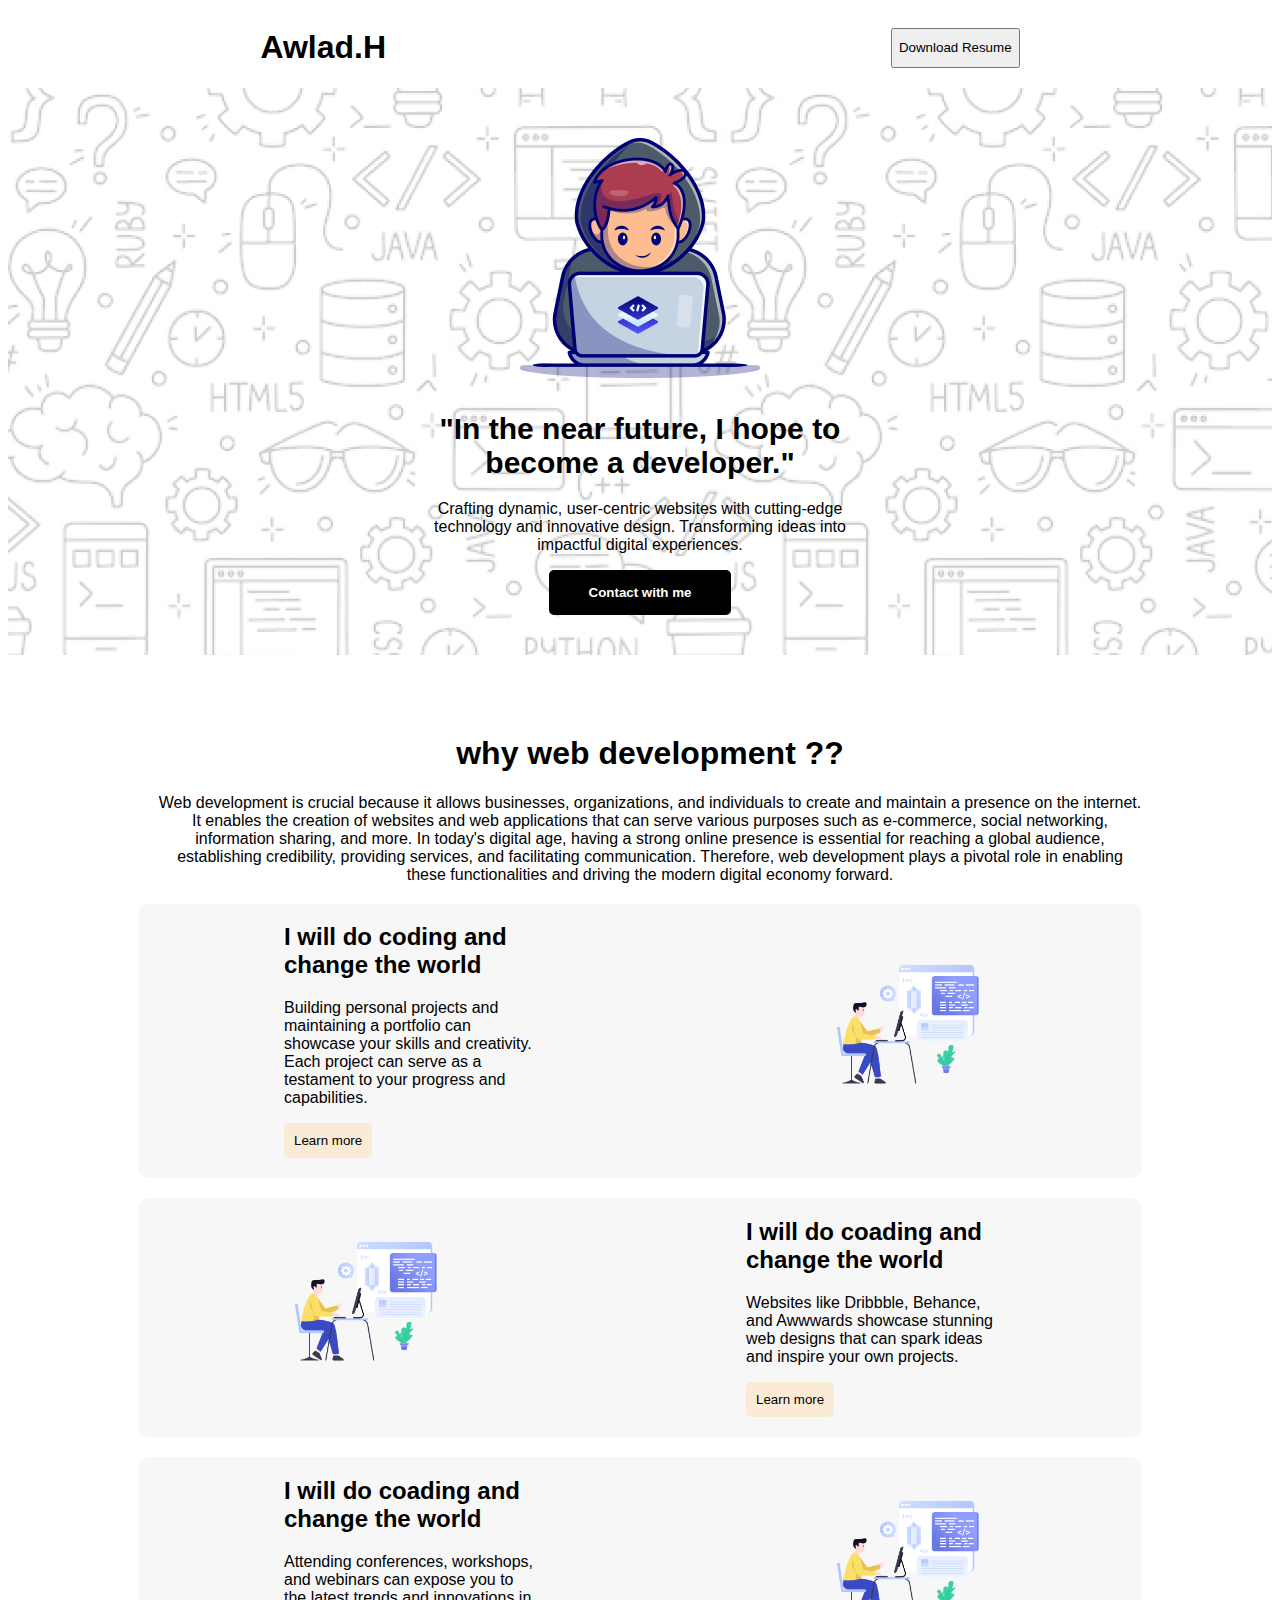
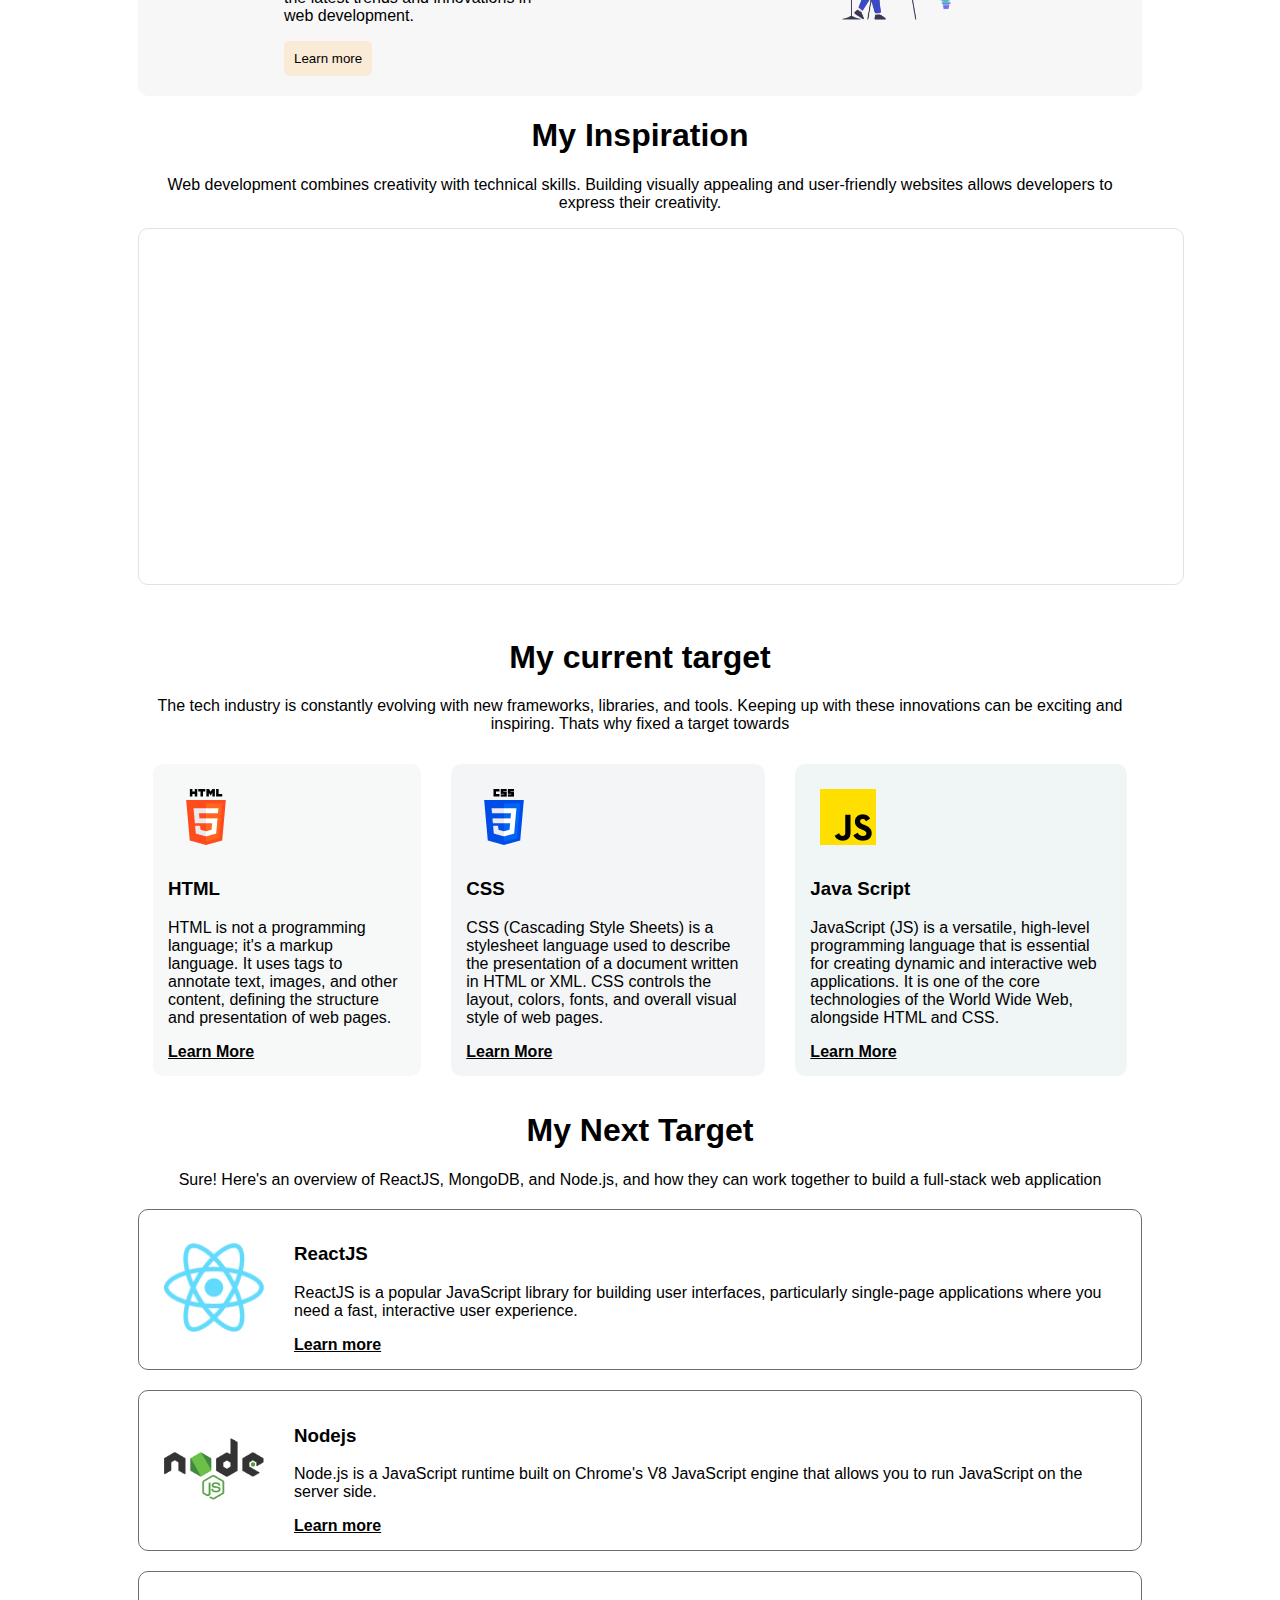
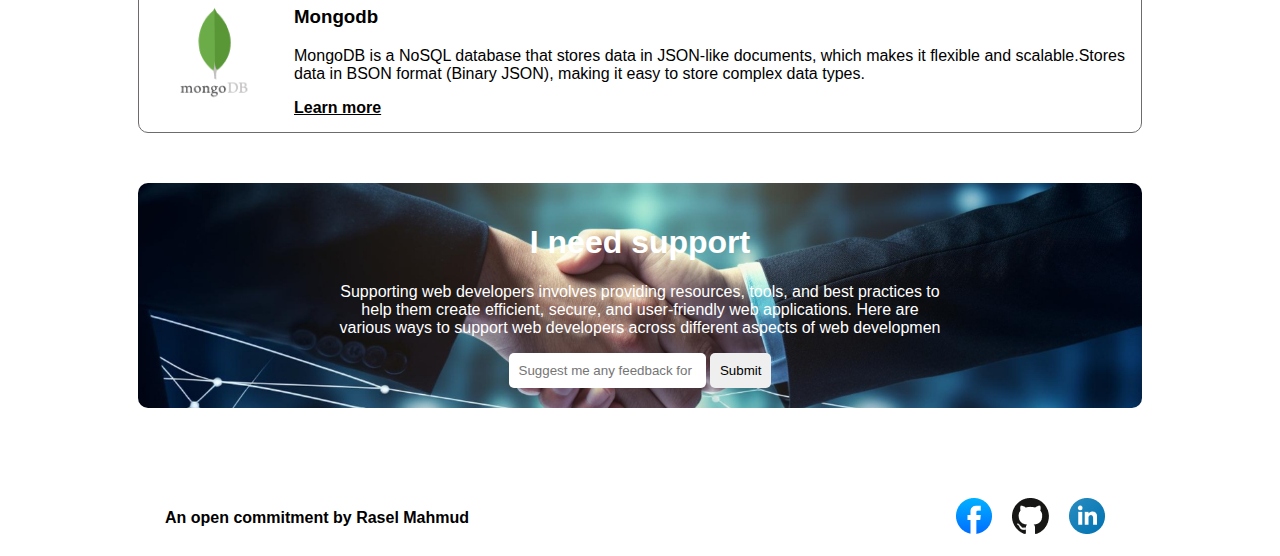
<file: index.html>
<!DOCTYPE html>
<html lang="en">
<head>
    <meta charset="UTF-8">
    <meta name="viewport" content="width=device-width, initial-scale=1.0">
    <title>Document</title>
    <link rel="stylesheet" href="style/style.css">
</head>
<body class="font">
    <header>
        <nav>
            <h1>Awlad.H</h1> 
            <button>Download Resume</button>               
        </nav>
        <section>            
            <div class="description">  
                <img src="./assets/Group.png" alt="">              
                <h1 class="head">"In the near future, I hope to become a developer."</h1>
                <p>Crafting dynamic, user-centric websites with cutting-edge technology and innovative design. Transforming ideas into impactful digital experiences.</p>
                <button class="btn"><a class="btn" href="style/support.html">Contact with me</a></button>
            </div>
        </section>
    </header>
    <main>        
        <section class="descriptions">
            <div class="des1">
                <h1>why web development ??</h1>
                <p>Web development is crucial because it allows businesses, organizations, and individuals to create and maintain a presence on the internet. It enables the creation of websites and web applications that can serve various purposes such as e-commerce, social networking, information sharing, and more. In today's digital age, having a strong online presence is essential for reaching a global audience, establishing credibility, providing services, and facilitating communication. Therefore, web development plays a pivotal role in enabling these functionalities and driving the modern digital economy forward.</p>
            </div>
            <div class="des2">
                <div class="des21">
                    <h2>I will do coding and change the world</h2>
                    <p> Building personal projects and maintaining a portfolio can showcase your skills and creativity. Each project can serve as a testament to your progress and capabilities.</p>
                    <button class="btn-2">Learn more</button>
                </div>
                <div><img src="./assets/Layer_1.png" alt="" width="150px"></div>
            </div>
            <div class="des3">
                <div><img src="./assets/Layer_1.png" alt="" width="150px"></div>
                <div class="des21">
                    <h2>I will do coading and change the world</h2>
                    <p>Websites like Dribbble, Behance, and Awwwards showcase stunning web designs that can spark ideas and inspire your own projects.</p>
                    <button class="btn-2">Learn more</button>
                </div>
            </div>
            <div class="des4">
                <div class="des21">
                    <h2>I will do coading and change the world</h2>
                    <p> Attending conferences, workshops, and webinars can expose you to the latest trends and innovations in web development.</p>
                    <button class="btn-2">Learn more</button>
                </div>
                <div><img src="./assets/Layer_1.png" alt="" width="150px"></div>
            </div>
            </div>
        </section>
        <section class="video">
            <div class="video2">
                <h1>My Inspiration</h1>
            <p>Web development combines creativity with technical skills. Building visually appealing and user-friendly websites allows developers to express their creativity.</p>
            <iframe id="vdo" width="100%" height="315" src="https://www.youtube.com/embed/FqcYmr5leJI?si=c7755pNjecI-JSr0" title="YouTube video player" frameborder="0" allow="accelerometer; autoplay; clipboard-write; encrypted-media; gyroscope; picture-in-picture; web-share" referrerpolicy="strict-origin-when-cross-origin" allowfullscreen></iframe>
            </div>

        </section>
        <section  class="skills">
            <div  class="skill1">
                <h1>My current target</h1>
                <p>The tech industry is constantly evolving with new frameworks, libraries, and tools. Keeping up with these innovations can be exciting and inspiring. Thats why fixed a target towards</p>
            </div>
            <div class="main-skills">
                <div class="skill2">
                    <img src="./assets/html.png" alt="">
                    <h3>HTML</h3>
                    <p>HTML is not a programming language; it's a markup language. It uses tags to annotate text, images, and other content, defining the structure and presentation of web pages.</p>
                    <a href="">Learn More</a>
                </div>
                <div class="skill3">
                    <img src="./assets/css.png" alt="">
                    <h3>CSS</h3>
                    <p> CSS (Cascading Style Sheets) is a stylesheet language used to describe the presentation of a document written in HTML or XML. CSS controls the layout, colors, fonts, and overall visual style of web pages. </p>
                    <a href="">Learn More</a>
                </div>
                <div class="skill4">
                    <img src="./assets/js.png" alt="">
                    <h3>Java Script</h3>
                    <p>JavaScript (JS) is a versatile, high-level programming language that is essential for creating dynamic and interactive web applications. It is one of the core technologies of the World Wide Web, alongside HTML and CSS.</p>
                    <a href="">Learn More</a>
                </div>
            </div>
        </section>
        <section class="target">
            <div class="tar1">
                <h1>My Next Target</h1>
                <p>Sure! Here's an overview of ReactJS, MongoDB, and Node.js, and how they can work together to build a full-stack web application</p>
            </div>
            <div class="tar-1">
                <div><img src="./assets/react.png" alt="" width="100px"></div>
                <div class="des1">
                    <h3>ReactJS</h3>
                    <p>ReactJS is a popular JavaScript library for building user interfaces, particularly single-page applications where you need a fast, interactive user experience.</p>
                    <a href="">Learn more</a>
                </div>
            </div>
            <div class="tar-2">
                <div><img src="./assets/nodejs.png" alt="" width="100px"></div>
                <div class="des1">
                    <h3>Nodejs</h3>
                    <p>Node.js is a JavaScript runtime built on Chrome's V8 JavaScript engine that allows you to run JavaScript on the server side.</p>
                    <a href="">Learn more</a>
                </div>
            </div>
            <div class="tar-3">
                <div><img  src="./assets/mongodb.png" alt="" width="100px"></div>
                <div class="des1">
                    <h3>Mongodb</h3>
                    <p>MongoDB is a NoSQL database that stores data in JSON-like documents, which makes it flexible and scalable.Stores data in BSON format (Binary JSON), making it easy to store complex data types.</p>
                    <a href="">Learn more</a>
                </div>
            </div>
        </section>
        <section class="support-items">
            <h1>I need support</h1>
            <p class="support-des">Supporting web developers involves providing resources, tools, and best practices to help them create efficient, secure, and user-friendly web applications. Here are various ways to support web developers across different aspects of web developmen</p>
            <input class="support-text" type="text" placeholder="Suggest me any feedback for me">
            <input class="support-submit" type="submit">
        </section>
    </main>
    <footer class="footer">
        <section class="footer-icons">
            <p>An open commitment by Rasel Mahmud</p>
            <div class="icons"><img src="./assets/facebook.png" alt=""><img src="./assets/github.png" alt=""><img src="./assets/linkedin-icon 1.png" alt=""></div>
        </section>
    </footer>
</body>
</html>
</file>
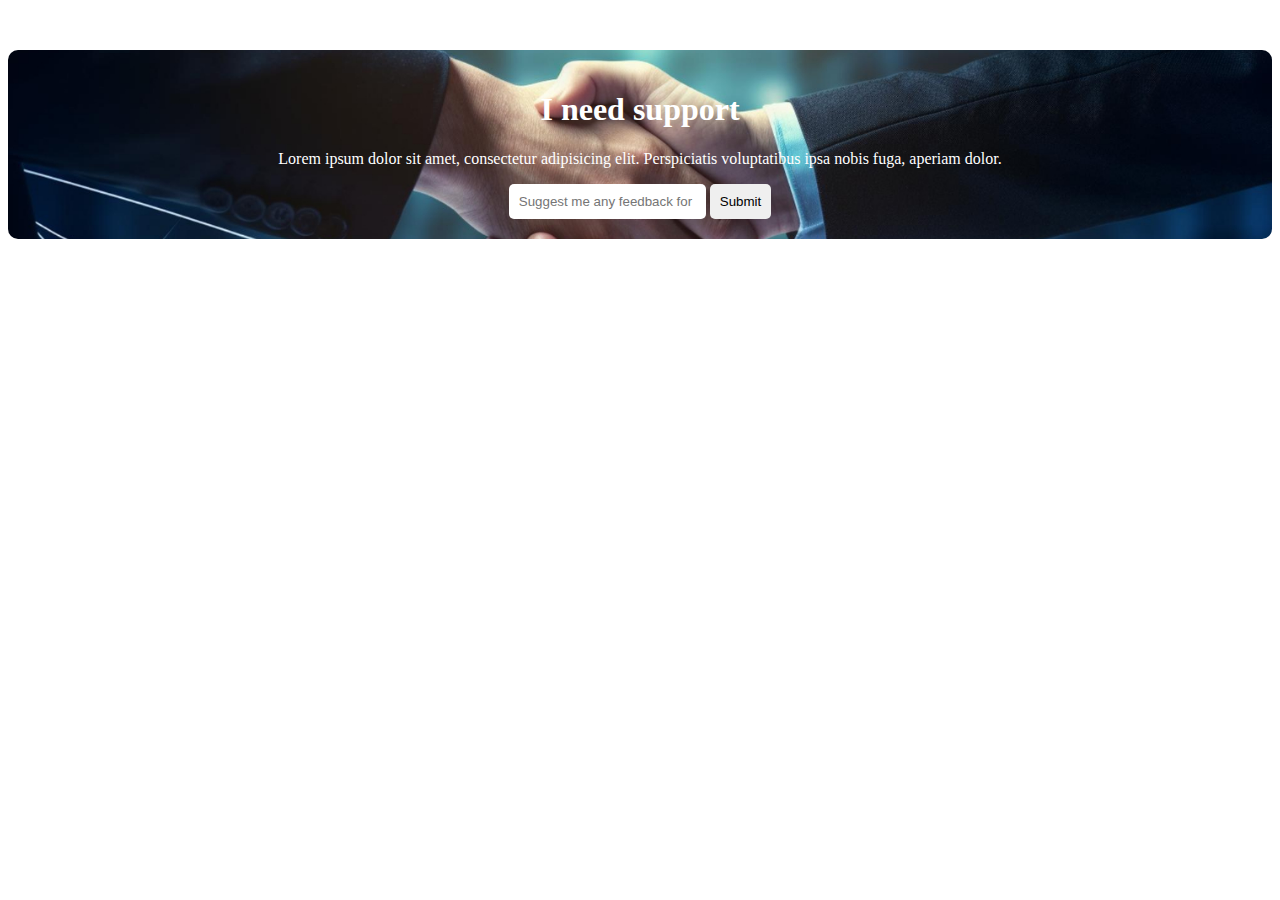
<file: style/support.html>
<!DOCTYPE html>
<html lang="en">
<head>
    <meta charset="UTF-8">
    <meta name="viewport" content="width=device-width, initial-scale=1.0">
    <title>Document</title>
    <link rel="stylesheet" href="style.css">
</head>
<body>
    <section class="support-items">
        <h1>I need support</h1>
        <p class="support-des">Lorem ipsum dolor sit amet, consectetur adipisicing elit. Perspiciatis voluptatibus ipsa nobis fuga, aperiam dolor.</p>
        <input class="support-text" type="text" placeholder="Suggest me any feedback for me">
        <input class="support-submit" type="submit">
    </section>
</body>
</html>
</file>
<file: style/style.css>
.font{font-family: Arial, Helvetica, sans-serif;}
nav{
    display: flex;
    justify-content: space-around;
    align-items: center;
}
nav > button{
    height: 40px;
    cursor: pointer;
}
header > section{
    background-image: url(../assets/Hero-bg.png);
    padding: 40px;
}
.description{
    width: 40%;
    justify-content: center;
    text-align: center;
    margin: auto;
}
.head{
    font-size: 30px;
    font-weight: 800;    
}
.btn{
    padding: 15px 20px;
    background-color: black;
    color: white;
    font-weight: bold;
    border-radius: 5px;
    border: none;
    cursor: pointer;
    text-decoration: none;
}
main{
    margin: 80px 130px;
    background-color: rgb(255, 255, 255);
    border-radius: 5px;
}
.descriptions .video {
    padding: 100px;
    
}
.descriptions .des1{
    text-align: center;
}
.des2, .des3, .des4{
    display: flex;
    align-items: center;
    background-color: rgb(247, 247, 248);
    border-radius: 10px;
    justify-content: space-around;   
    margin-top: 20px;
    padding-bottom: 20px;

}
.des21{
    width: 250px;
}
.btn-2{
    padding: 10px;
    border: none;
    border-radius: 5px;
    background-color: antiquewhite;
    cursor: pointer;
}
#vdo{
    border: 1px solid rgb(225, 225, 231);
    border-radius: 10px;
    padding: 20px;
    
}
.video2{
    text-align: center;
}
/* my skills start */

.skills{
    margin-top: 50px;
}
.skill1{
    text-align: center;
}
.main-skills{
    display: flex;
}
.skill2,.skill3,.skill4{
    margin: 15px;
    padding: 15px;
    border-radius: 10px;
    text-align: left;
}
.skill2{
    background-color: rgb(247, 249, 249);
}
.skill3{
    background-color: rgb(243, 245, 246);

}
.skill4{
    background-color: rgb(240, 245, 245);
  
}
/* my skills end */


/* my next skills start */

.tar1{
    text-align: center;
}
.tar-1, .tar-2, .tar-3{
    display: flex;
    justify-content: center;
    align-items: center;
    border: 1px solid rgb(109, 107, 107);
    border-radius: 10px;
    padding: 15px;
    margin-top: 20px;

}
.des1{
    padding-left: 20px;
}
a{
    color: black;
    font-weight: 800;
}
/* my next skills end */
/* my support start */

.support-items{
    background-image: url(../assets/handshake.jpg);
    background-repeat: no-repeat;
    background-position: center;
    background-size: cover;
    text-align: center;
    justify-content: center;
    padding: 20px 200px;
    color: white;
    margin-top: 50px;
    border-radius: 10px;
}
.support-text, .support-submit{
    padding: 10px;
    border-radius: 5px;
    border-style: none;
}/* my support start */
/* my footer start */

.footer{
    max-width: 950px;
    margin: 0 auto;
}
.footer-icons{
    display: flex;
    align-items: center;
    justify-content: space-between;
}
img{
    padding: 10px;
    cursor: pointer;
}
.footer-icons > p{
    font-weight: 700;
}
/* my footer end */
</file>
